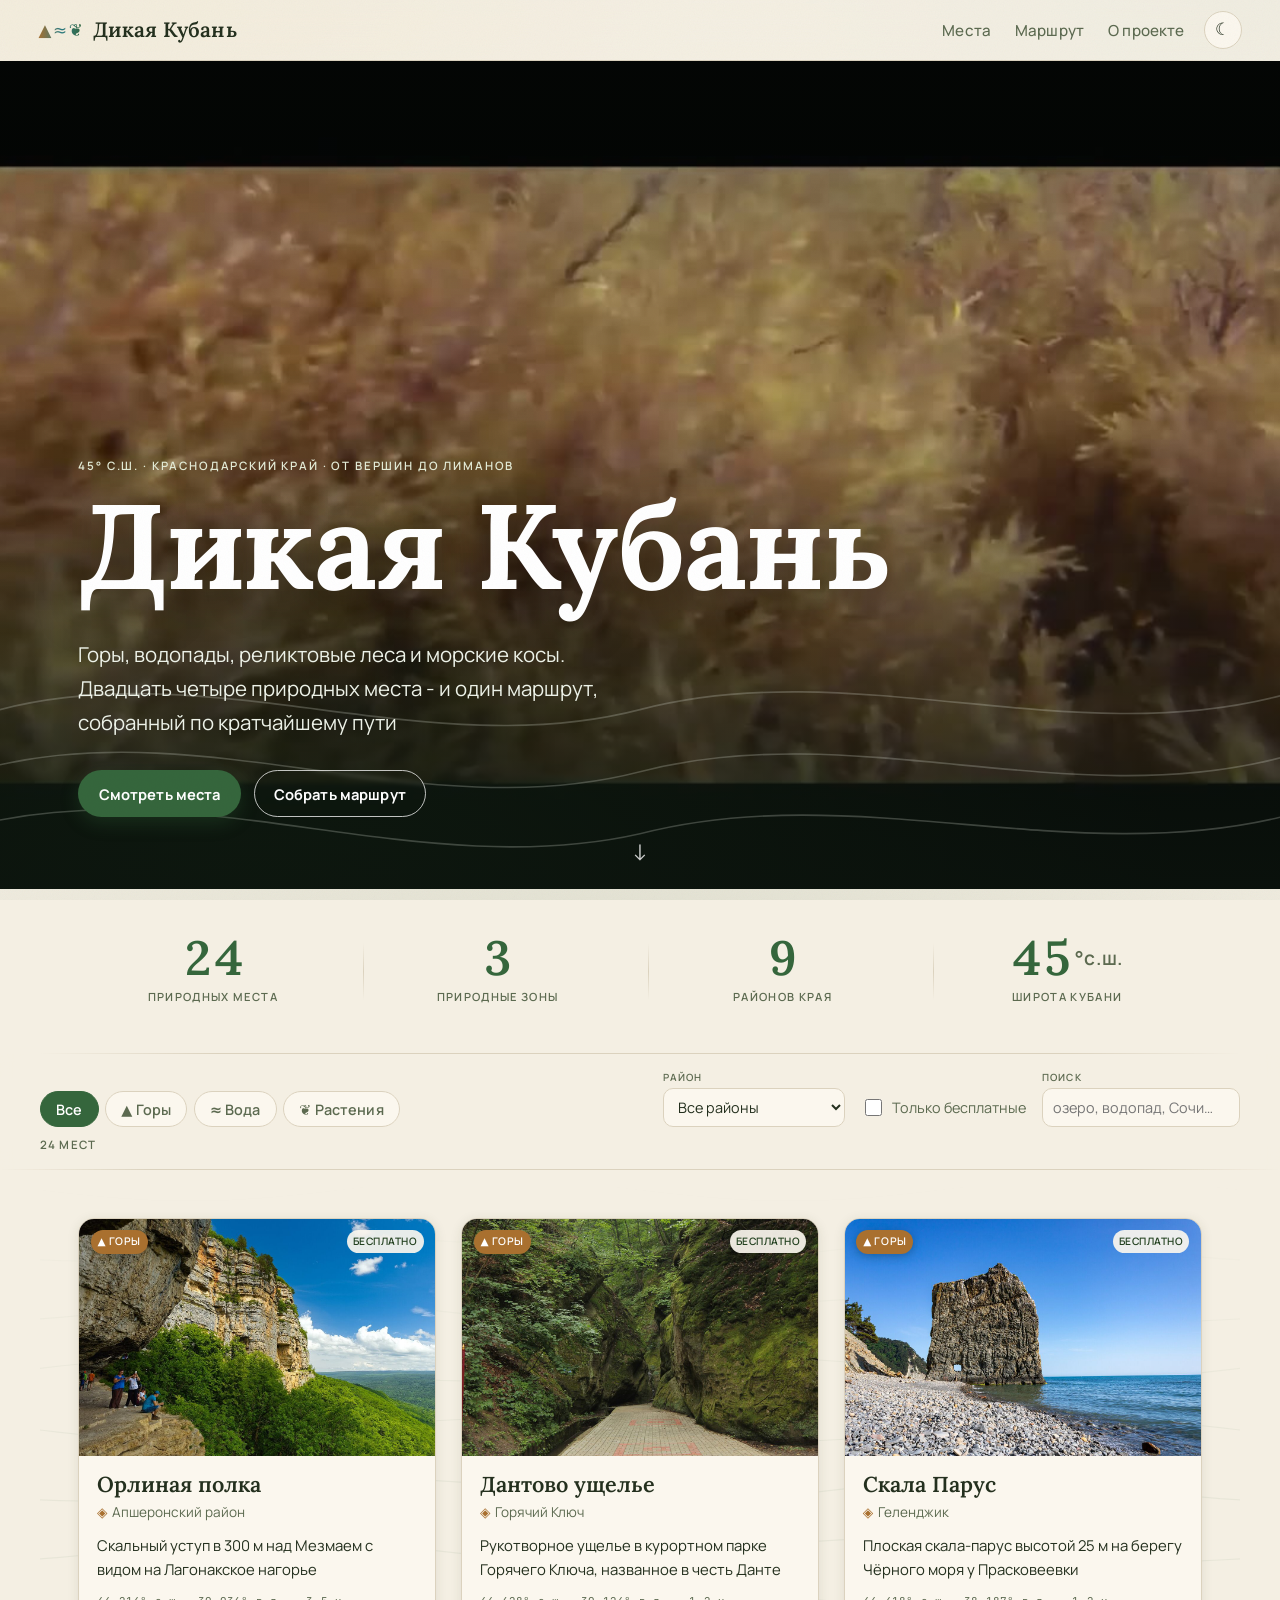
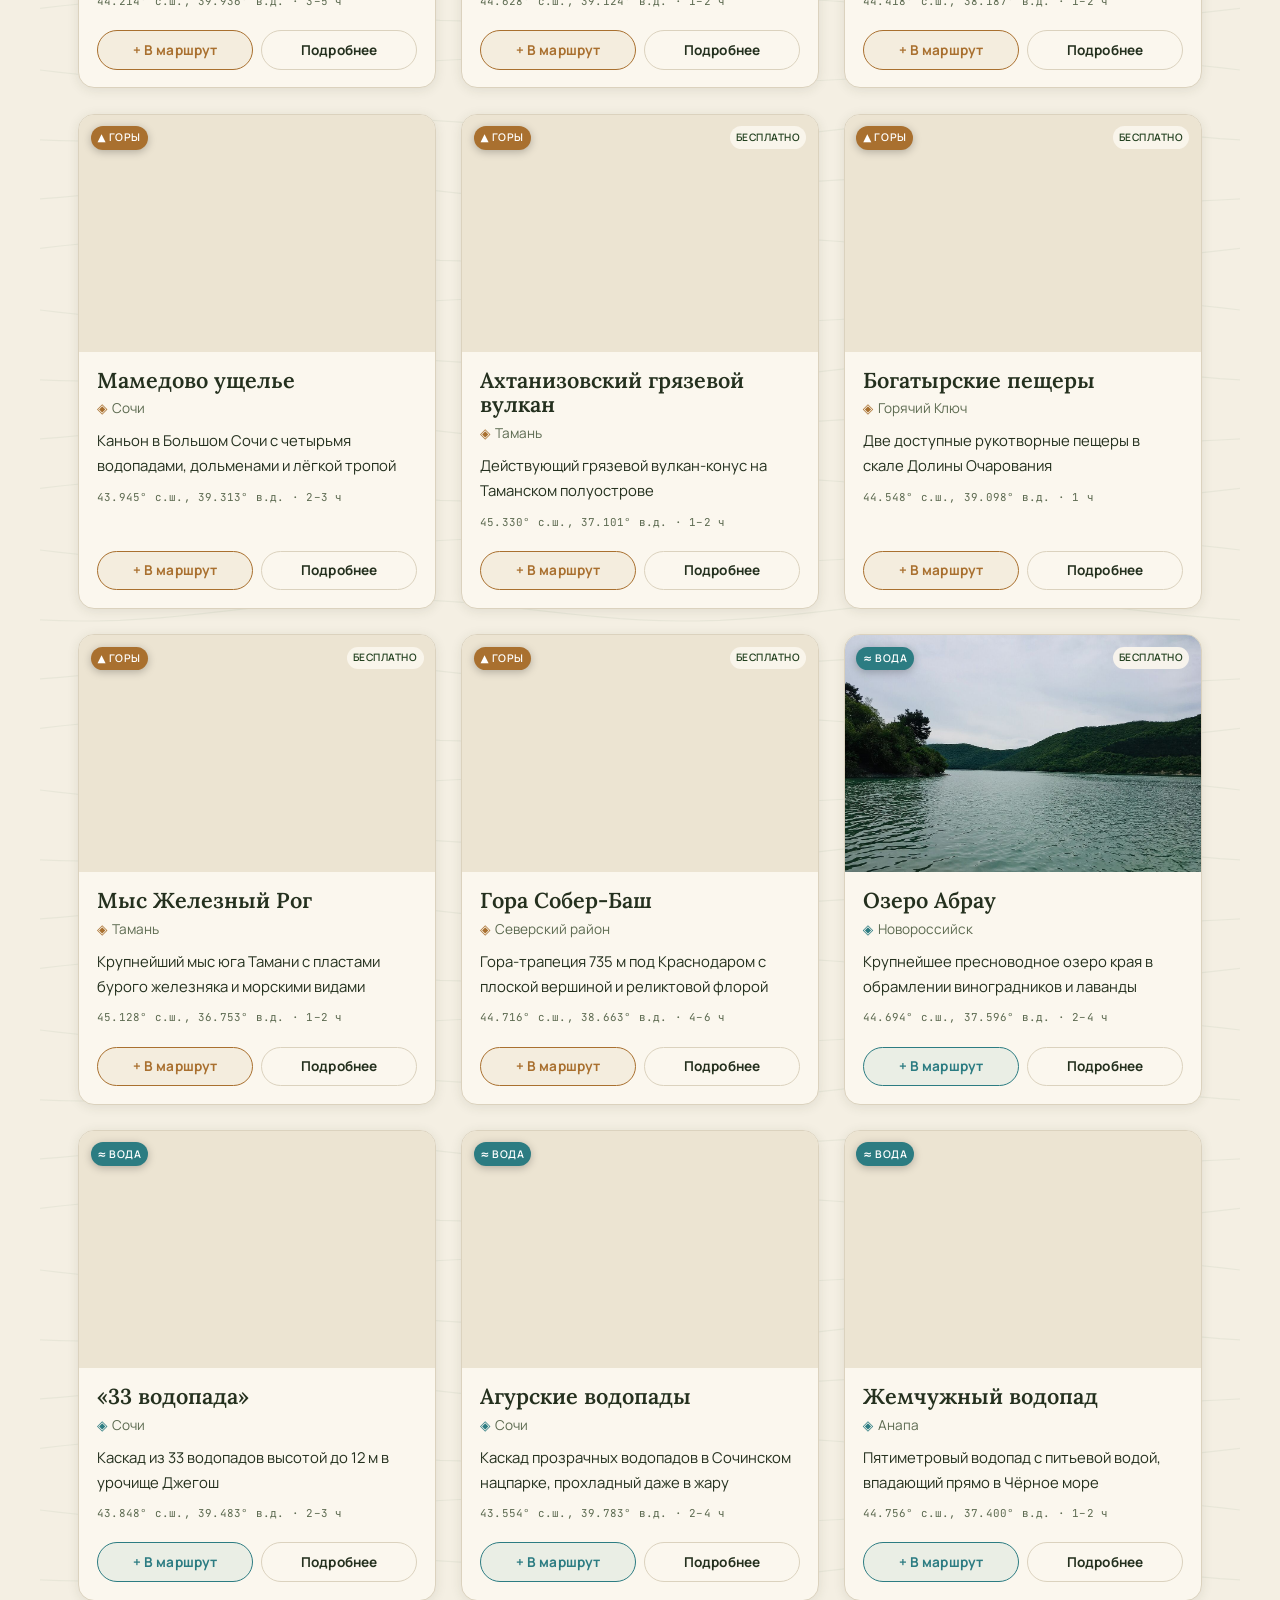
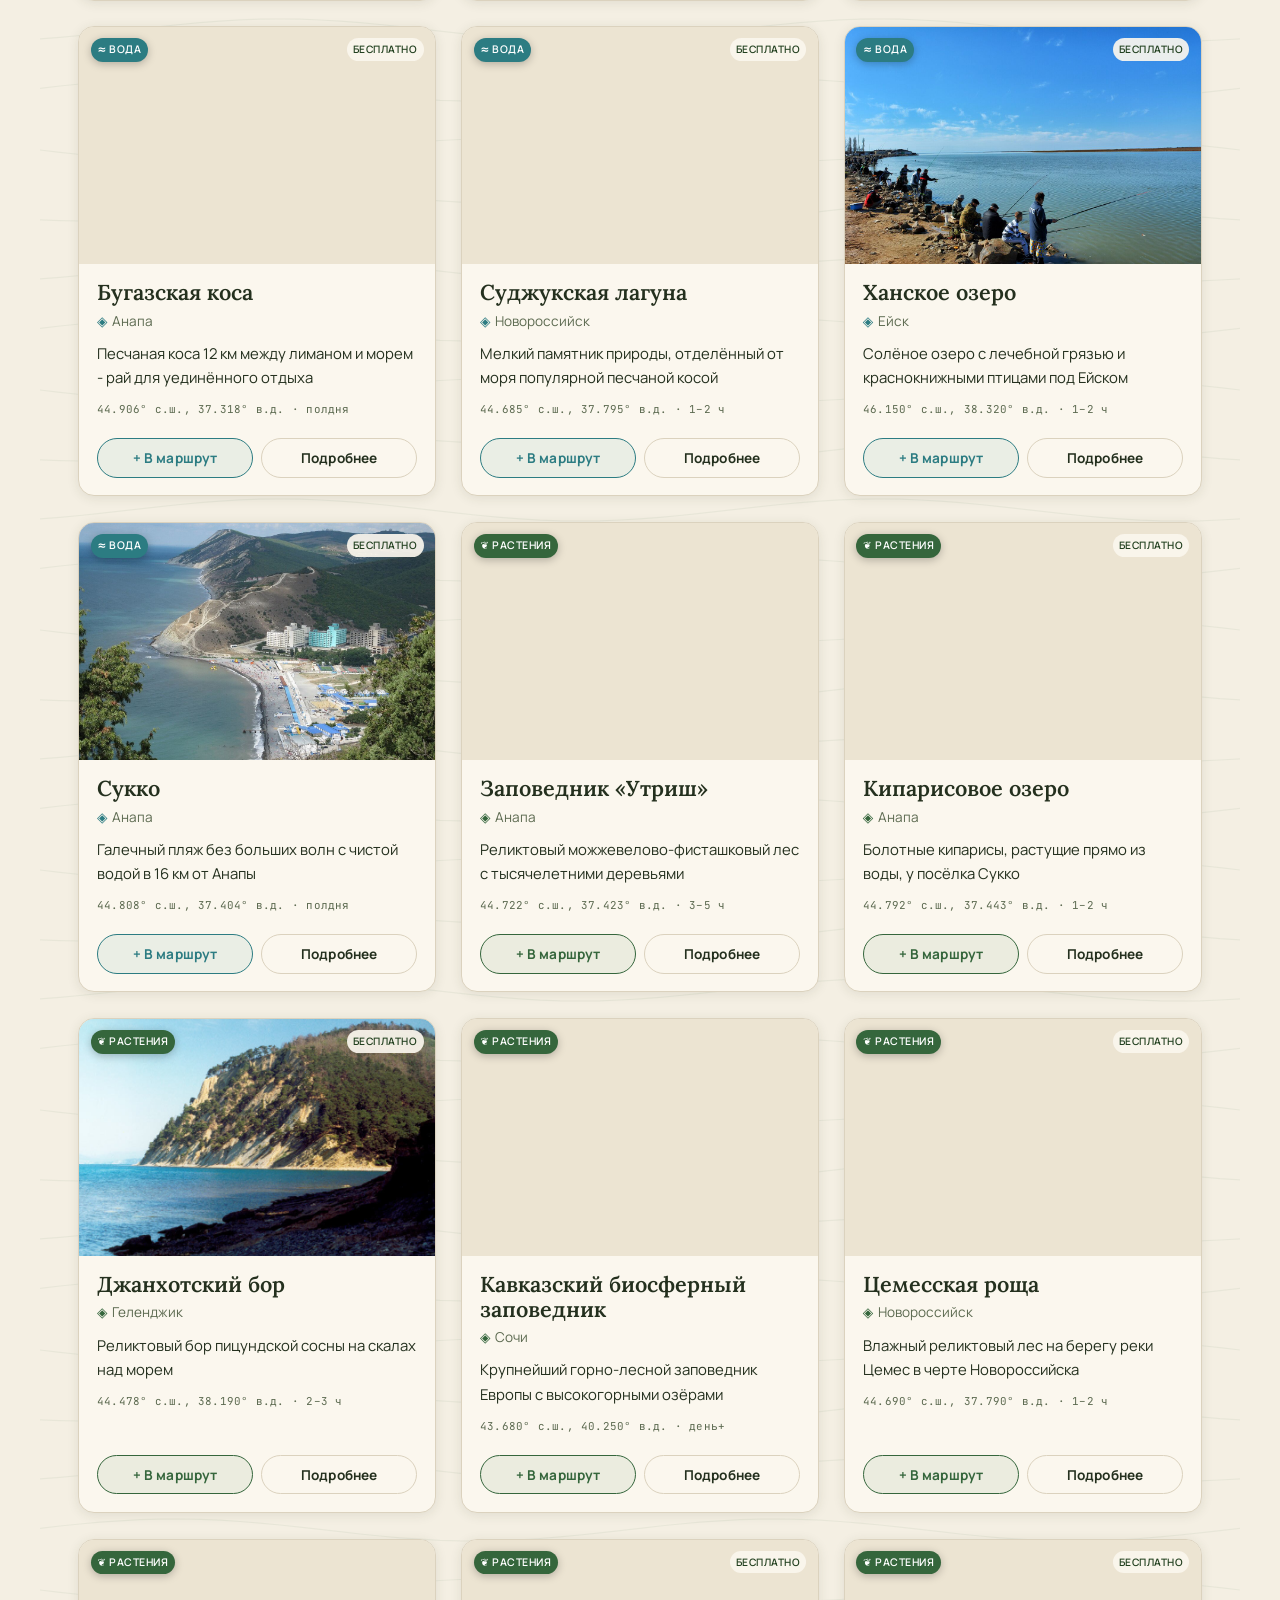
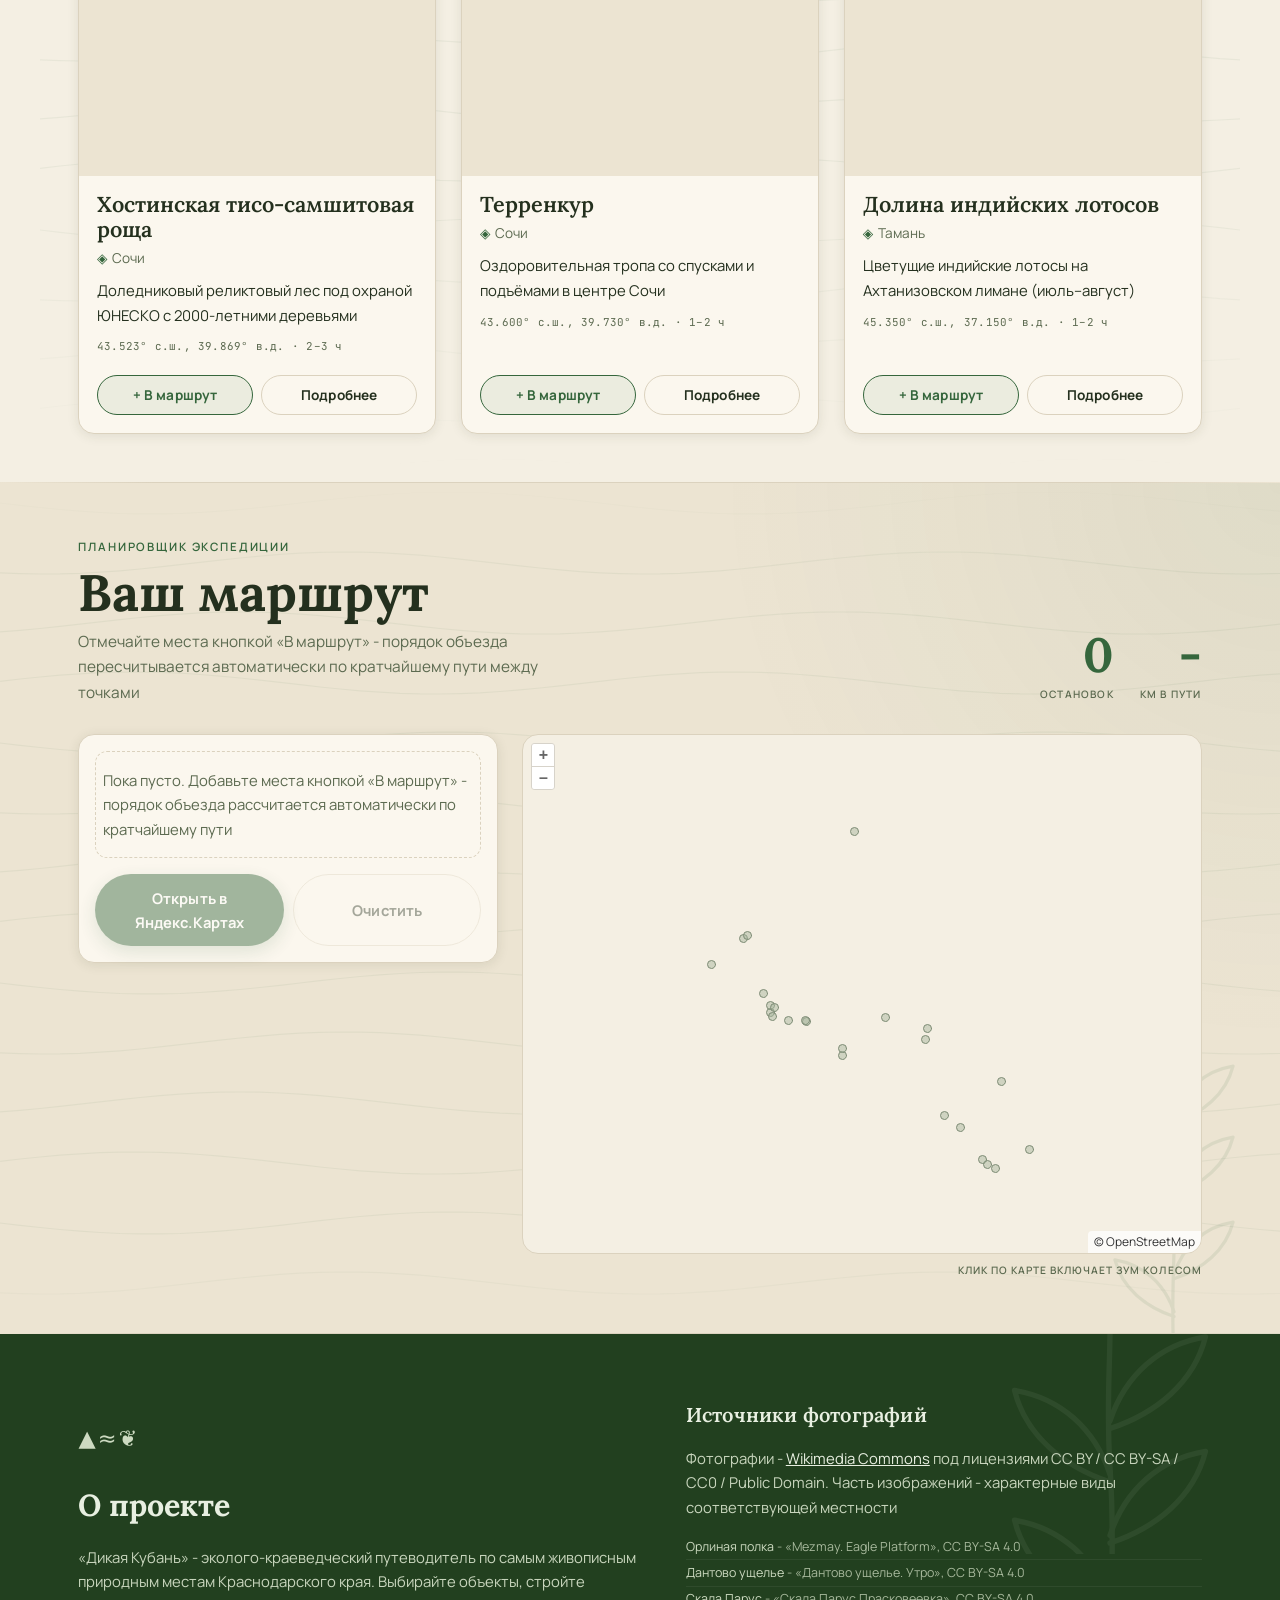
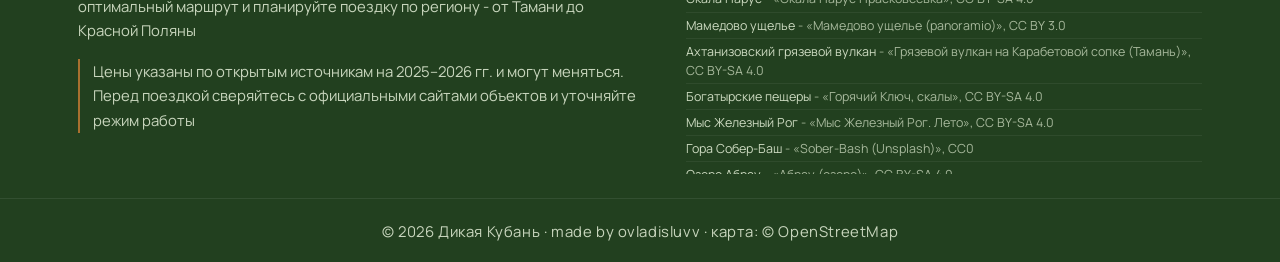
<file: index.html>
<!DOCTYPE html>
<html lang="ru" data-theme="light">
<head>
  <meta charset="utf-8">
  <meta name="viewport" content="width=device-width, initial-scale=1">
  <title>Дикая Кубань - природный путеводитель по Краснодарскому краю</title>
  <meta name="description" content="Эколого-краеведческий путеводитель по Краснодарскому краю: 24 природных места, фильтры по зонам и планировщик оптимального маршрута с картой.">
  <meta name="keywords" content="Краснодарский край, путеводитель, маршрут, достопримечательности, природа, водопады, горы, заповедники">
  <meta name="theme-color" content="#35663C">
  <link rel="icon" href="data:image/svg+xml,%3Csvg xmlns='http://www.w3.org/2000/svg' viewBox='0 0 32 32'%3E%3Crect width='32' height='32' rx='7' fill='%232E5D39'/%3E%3Cpath d='M16 5l7 13H9z' fill='%23A9B79F'/%3E%3Cpath d='M16 12l5 10H11z' fill='%23F1F4EC'/%3E%3Crect x='15' y='20' width='2' height='7' fill='%23A9702F'/%3E%3C/svg%3E">

  <link rel="preload" as="font" type="font/woff2" href="assets/fonts/lora-cyrillic.woff2" crossorigin>
  <link rel="preload" as="font" type="font/woff2" href="assets/fonts/manrope-400-cyrillic.woff2" crossorigin>
  <link rel="stylesheet" href="assets/fonts/fonts.css">
  <link rel="stylesheet" href="vendor/openlayers/ol.css">
  <link rel="stylesheet" href="css/style.css">
</head>
<body>
  <a class="skip" href="#grid">К списку мест</a>

  <header class="nav">
    <a class="nav__brand" href="#top">
      <span class="nav__mark" aria-hidden="true">▲≈❦</span>
      <span class="nav__name">Дикая&nbsp;Кубань</span>
    </a>
    <nav class="nav__links">
      <a href="#grid">Места</a>
      <a href="#planner">Маршрут</a>
      <a href="#about">О проекте</a>
    </nav>
    <button id="theme-toggle" class="nav__theme" aria-label="Тёмная тема">☾</button>
  </header>

  <section class="hero" id="top">
    <div class="hero__media">
      <video autoplay muted loop playsinline preload="metadata" poster="assets/video/hero-poster.jpg">
        <source src="assets/video/hero.mp4" type="video/mp4">
      </video>
      <div class="hero__scrim"></div>
      <svg class="hero__contours" viewBox="0 0 1440 600" preserveAspectRatio="none" aria-hidden="true">
        <path d="M0,470 C240,430 480,510 720,470 C960,430 1200,500 1440,460"/>
        <path d="M0,510 C240,475 480,555 720,515 C960,475 1200,545 1440,505"/>
        <path d="M0,550 C240,520 480,595 720,560 C960,520 1200,585 1440,548"/>
      </svg>
    </div>
    <div class="hero__inner">
      <p class="eyebrow hero__eyebrow">45° с.ш. · Краснодарский край · от вершин до лиманов</p>
      <h1 class="hero__title">Дикая Кубань</h1>
      <p class="hero__sub">Горы, водопады, реликтовые леса и морские косы. Двадцать четыре природных места - и один маршрут, собранный по кратчайшему пути</p>
      <div class="hero__cta">
        <a class="btn btn--solid" href="#grid">Смотреть места</a>
        <a class="btn btn--outline" href="#planner">Собрать маршрут</a>
      </div>
    </div>
    <a class="hero__scroll" href="#stats" aria-label="Листать вниз">↓</a>
  </section>

  <section class="stats" id="stats">
    <div class="stat"><span class="stat__num">24</span><span class="stat__lbl">природных места</span></div>
    <div class="stat"><span class="stat__num">3</span><span class="stat__lbl">природные зоны</span></div>
    <div class="stat"><span class="stat__num">9</span><span class="stat__lbl">районов края</span></div>
    <div class="stat"><span class="stat__num">45<span class="stat__unit">°с.ш.</span></span><span class="stat__lbl">широта Кубани</span></div>
  </section>

  <section class="controls" aria-label="Фильтры">
    <div class="controls__row">
      <div class="chips" id="zone-filter" role="group" aria-label="Природная зона">
        <button class="chip is-active" data-zone="all">Все</button>
        <button class="chip" data-zone="mountains">▲ Горы</button>
        <button class="chip" data-zone="water">≈ Вода</button>
        <button class="chip" data-zone="plants">❦ Растения</button>
      </div>
      <div class="controls__aux">
        <label class="field">
          <span class="field__lbl">Район</span>
          <select id="region-filter"></select>
        </label>
        <label class="switch">
          <input type="checkbox" id="free-filter">
          <span>Только бесплатные</span>
        </label>
        <label class="field field--search">
          <span class="field__lbl">Поиск</span>
          <input type="search" id="search" placeholder="озеро, водопад, Сочи…" autocomplete="off">
        </label>
      </div>
    </div>
    <p class="controls__count"><span id="result-count">24 мест</span></p>
  </section>

  <main>
    <section class="places" id="grid" aria-label="Места"></section>
  </main>

  <section class="planner" id="planner">
    <div class="planner__head">
      <div>
        <p class="eyebrow">Планировщик экспедиции</p>
        <h2 class="planner__title">Ваш маршрут</h2>
        <p class="planner__note">Отмечайте места кнопкой «В маршрут» - порядок объезда пересчитывается автоматически по кратчайшему пути между точками</p>
      </div>
      <div class="planner__readout">
        <div class="readout"><span class="readout__num" id="route-count">0</span><span class="readout__lbl">остановок</span></div>
        <div class="readout"><span class="readout__num"><span id="route-distance">-</span></span><span class="readout__lbl">км в пути</span></div>
      </div>
    </div>
    <div class="planner__grid">
      <div class="planner__panel">
        <ol class="route-list" id="route-list"></ol>
        <div class="planner__buttons">
          <a class="btn btn--solid" id="route-yandex" href="#" target="_blank" rel="noopener">Открыть в Яндекс.Картах</a>
          <button class="btn btn--ghost" id="route-clear" disabled>Очистить</button>
        </div>
      </div>
      <div class="planner__map">
        <div id="map" aria-label="Карта маршрута"></div>
        <p class="planner__maphint">Клик по карте включает зум колесом</p>
      </div>
    </div>
  </section>

  <footer class="footer" id="about">
    <div class="footer__cols">
      <div class="footer__about">
        <p class="nav__mark" aria-hidden="true">▲≈❦</p>
        <h2>О проекте</h2>
        <p>«Дикая Кубань» - эколого-краеведческий путеводитель по самым живописным природным местам Краснодарского края. Выбирайте объекты, стройте оптимальный маршрут и планируйте поездку по региону - от Тамани до Красной Поляны</p>
        <p class="footer__disclaimer">Цены указаны по открытым источникам на 2025–2026 гг. и могут меняться. Перед поездкой сверяйтесь с официальными сайтами объектов и уточняйте режим работы</p>
      </div>
      <div class="footer__credits">
        <h3>Источники фотографий</h3>
        <p class="footer__credits-note">Фотографии - <a href="https://commons.wikimedia.org/" target="_blank" rel="noopener">Wikimedia Commons</a> под лицензиями CC BY / CC BY-SA / CC0 / Public Domain. Часть изображений - характерные виды соответствующей местности</p>
        <ul class="credits" id="credits"></ul>
      </div>
    </div>
    <p class="footer__base">© 2026 Дикая Кубань · made by ovladisluvv · карта: © OpenStreetMap</p>
  </footer>

  <button id="to-top" class="to-top" type="button" aria-label="Наверх">↑</button>

  <dialog class="dialog" id="place-dialog" aria-labelledby="dialog-title">
    <button class="dialog__close" id="dialog-close" aria-label="Закрыть">✕</button>
    <div id="dialog-body"></div>
  </dialog>

  <script src="vendor/openlayers/ol.js"></script>
  <script src="js/data.js"></script>
  <script src="js/route.js"></script>
  <script src="js/app.js"></script>
</body>
</html>
</file>
<file: assets/fonts/fonts.css>
@font-face{font-family:'Lora';font-style:normal;font-weight:400 700;font-display:swap;src:url('../fonts/lora-cyrillic-ext.woff2') format('woff2');unicode-range:U+0460-052F, U+1C80-1C8A, U+20B4, U+2DE0-2DFF, U+A640-A69F, U+FE2E-FE2F;}
@font-face{font-family:'Lora';font-style:normal;font-weight:400 700;font-display:swap;src:url('../fonts/lora-cyrillic.woff2') format('woff2');unicode-range:U+0301, U+0400-045F, U+0490-0491, U+04B0-04B1, U+2116;}
@font-face{font-family:'Lora';font-style:normal;font-weight:400 700;font-display:swap;src:url('../fonts/lora-latin-ext.woff2') format('woff2');unicode-range:U+0100-02BA, U+02BD-02C5, U+02C7-02CC, U+02CE-02D7, U+02DD-02FF, U+0304, U+0308, U+0329, U+1D00-1DBF, U+1E00-1E9F, U+1EF2-1EFF, U+2020, U+20A0-20AB, U+20AD-20C0, U+2113, U+2C60-2C7F, U+A720-A7FF;}
@font-face{font-family:'Lora';font-style:normal;font-weight:400 700;font-display:swap;src:url('../fonts/lora-latin.woff2') format('woff2');unicode-range:U+0000-00FF, U+0131, U+0152-0153, U+02BB-02BC, U+02C6, U+02DA, U+02DC, U+0304, U+0308, U+0329, U+2000-206F, U+20AC, U+2122, U+2191, U+2193, U+2212, U+2215, U+FEFF, U+FFFD;}
@font-face{font-family:'Manrope';font-style:normal;font-weight:400;font-display:swap;src:url('../fonts/manrope-400-cyrillic-ext.woff2') format('woff2');unicode-range:U+0460-052F, U+1C80-1C8A, U+20B4, U+2DE0-2DFF, U+A640-A69F, U+FE2E-FE2F;}
@font-face{font-family:'Manrope';font-style:normal;font-weight:400;font-display:swap;src:url('../fonts/manrope-400-cyrillic.woff2') format('woff2');unicode-range:U+0301, U+0400-045F, U+0490-0491, U+04B0-04B1, U+2116;}
@font-face{font-family:'Manrope';font-style:normal;font-weight:400;font-display:swap;src:url('../fonts/manrope-400-latin-ext.woff2') format('woff2');unicode-range:U+0100-02BA, U+02BD-02C5, U+02C7-02CC, U+02CE-02D7, U+02DD-02FF, U+0304, U+0308, U+0329, U+1D00-1DBF, U+1E00-1E9F, U+1EF2-1EFF, U+2020, U+20A0-20AB, U+20AD-20C0, U+2113, U+2C60-2C7F, U+A720-A7FF;}
@font-face{font-family:'Manrope';font-style:normal;font-weight:400;font-display:swap;src:url('../fonts/manrope-400-latin.woff2') format('woff2');unicode-range:U+0000-00FF, U+0131, U+0152-0153, U+02BB-02BC, U+02C6, U+02DA, U+02DC, U+0304, U+0308, U+0329, U+2000-206F, U+20AC, U+2122, U+2191, U+2193, U+2212, U+2215, U+FEFF, U+FFFD;}
@font-face{font-family:'Manrope';font-style:normal;font-weight:500;font-display:swap;src:url('../fonts/manrope-500-cyrillic-ext.woff2') format('woff2');unicode-range:U+0460-052F, U+1C80-1C8A, U+20B4, U+2DE0-2DFF, U+A640-A69F, U+FE2E-FE2F;}
@font-face{font-family:'Manrope';font-style:normal;font-weight:500;font-display:swap;src:url('../fonts/manrope-500-cyrillic.woff2') format('woff2');unicode-range:U+0301, U+0400-045F, U+0490-0491, U+04B0-04B1, U+2116;}
@font-face{font-family:'Manrope';font-style:normal;font-weight:500;font-display:swap;src:url('../fonts/manrope-500-latin-ext.woff2') format('woff2');unicode-range:U+0100-02BA, U+02BD-02C5, U+02C7-02CC, U+02CE-02D7, U+02DD-02FF, U+0304, U+0308, U+0329, U+1D00-1DBF, U+1E00-1E9F, U+1EF2-1EFF, U+2020, U+20A0-20AB, U+20AD-20C0, U+2113, U+2C60-2C7F, U+A720-A7FF;}
@font-face{font-family:'Manrope';font-style:normal;font-weight:500;font-display:swap;src:url('../fonts/manrope-500-latin.woff2') format('woff2');unicode-range:U+0000-00FF, U+0131, U+0152-0153, U+02BB-02BC, U+02C6, U+02DA, U+02DC, U+0304, U+0308, U+0329, U+2000-206F, U+20AC, U+2122, U+2191, U+2193, U+2212, U+2215, U+FEFF, U+FFFD;}
@font-face{font-family:'Manrope';font-style:normal;font-weight:600;font-display:swap;src:url('../fonts/manrope-600-cyrillic-ext.woff2') format('woff2');unicode-range:U+0460-052F, U+1C80-1C8A, U+20B4, U+2DE0-2DFF, U+A640-A69F, U+FE2E-FE2F;}
@font-face{font-family:'Manrope';font-style:normal;font-weight:600;font-display:swap;src:url('../fonts/manrope-600-cyrillic.woff2') format('woff2');unicode-range:U+0301, U+0400-045F, U+0490-0491, U+04B0-04B1, U+2116;}
@font-face{font-family:'Manrope';font-style:normal;font-weight:600;font-display:swap;src:url('../fonts/manrope-600-latin-ext.woff2') format('woff2');unicode-range:U+0100-02BA, U+02BD-02C5, U+02C7-02CC, U+02CE-02D7, U+02DD-02FF, U+0304, U+0308, U+0329, U+1D00-1DBF, U+1E00-1E9F, U+1EF2-1EFF, U+2020, U+20A0-20AB, U+20AD-20C0, U+2113, U+2C60-2C7F, U+A720-A7FF;}
@font-face{font-family:'Manrope';font-style:normal;font-weight:600;font-display:swap;src:url('../fonts/manrope-600-latin.woff2') format('woff2');unicode-range:U+0000-00FF, U+0131, U+0152-0153, U+02BB-02BC, U+02C6, U+02DA, U+02DC, U+0304, U+0308, U+0329, U+2000-206F, U+20AC, U+2122, U+2191, U+2193, U+2212, U+2215, U+FEFF, U+FFFD;}
@font-face{font-family:'Manrope';font-style:normal;font-weight:700;font-display:swap;src:url('../fonts/manrope-700-cyrillic-ext.woff2') format('woff2');unicode-range:U+0460-052F, U+1C80-1C8A, U+20B4, U+2DE0-2DFF, U+A640-A69F, U+FE2E-FE2F;}
@font-face{font-family:'Manrope';font-style:normal;font-weight:700;font-display:swap;src:url('../fonts/manrope-700-cyrillic.woff2') format('woff2');unicode-range:U+0301, U+0400-045F, U+0490-0491, U+04B0-04B1, U+2116;}
@font-face{font-family:'Manrope';font-style:normal;font-weight:700;font-display:swap;src:url('../fonts/manrope-700-latin-ext.woff2') format('woff2');unicode-range:U+0100-02BA, U+02BD-02C5, U+02C7-02CC, U+02CE-02D7, U+02DD-02FF, U+0304, U+0308, U+0329, U+1D00-1DBF, U+1E00-1E9F, U+1EF2-1EFF, U+2020, U+20A0-20AB, U+20AD-20C0, U+2113, U+2C60-2C7F, U+A720-A7FF;}
@font-face{font-family:'Manrope';font-style:normal;font-weight:700;font-display:swap;src:url('../fonts/manrope-700-latin.woff2') format('woff2');unicode-range:U+0000-00FF, U+0131, U+0152-0153, U+02BB-02BC, U+02C6, U+02DA, U+02DC, U+0304, U+0308, U+0329, U+2000-206F, U+20AC, U+2122, U+2191, U+2193, U+2212, U+2215, U+FEFF, U+FFFD;}
@font-face{font-family:'Manrope';font-style:normal;font-weight:800;font-display:swap;src:url('../fonts/manrope-800-cyrillic-ext.woff2') format('woff2');unicode-range:U+0460-052F, U+1C80-1C8A, U+20B4, U+2DE0-2DFF, U+A640-A69F, U+FE2E-FE2F;}
@font-face{font-family:'Manrope';font-style:normal;font-weight:800;font-display:swap;src:url('../fonts/manrope-800-cyrillic.woff2') format('woff2');unicode-range:U+0301, U+0400-045F, U+0490-0491, U+04B0-04B1, U+2116;}
@font-face{font-family:'Manrope';font-style:normal;font-weight:800;font-display:swap;src:url('../fonts/manrope-800-latin-ext.woff2') format('woff2');unicode-range:U+0100-02BA, U+02BD-02C5, U+02C7-02CC, U+02CE-02D7, U+02DD-02FF, U+0304, U+0308, U+0329, U+1D00-1DBF, U+1E00-1E9F, U+1EF2-1EFF, U+2020, U+20A0-20AB, U+20AD-20C0, U+2113, U+2C60-2C7F, U+A720-A7FF;}
@font-face{font-family:'Manrope';font-style:normal;font-weight:800;font-display:swap;src:url('../fonts/manrope-800-latin.woff2') format('woff2');unicode-range:U+0000-00FF, U+0131, U+0152-0153, U+02BB-02BC, U+02C6, U+02DA, U+02DC, U+0304, U+0308, U+0329, U+2000-206F, U+20AC, U+2122, U+2191, U+2193, U+2212, U+2215, U+FEFF, U+FFFD;}
@font-face{font-family:'JetBrains Mono';font-style:normal;font-weight:400;font-display:swap;src:url('../fonts/jbmono-400-cyrillic-ext.woff2') format('woff2');unicode-range:U+0460-052F, U+1C80-1C8A, U+20B4, U+2DE0-2DFF, U+A640-A69F, U+FE2E-FE2F;}
@font-face{font-family:'JetBrains Mono';font-style:normal;font-weight:400;font-display:swap;src:url('../fonts/jbmono-400-cyrillic.woff2') format('woff2');unicode-range:U+0301, U+0400-045F, U+0490-0491, U+04B0-04B1, U+2116;}
@font-face{font-family:'JetBrains Mono';font-style:normal;font-weight:400;font-display:swap;src:url('../fonts/jbmono-400-latin-ext.woff2') format('woff2');unicode-range:U+0100-02BA, U+02BD-02C5, U+02C7-02CC, U+02CE-02D7, U+02DD-02FF, U+0304, U+0308, U+0329, U+1D00-1DBF, U+1E00-1E9F, U+1EF2-1EFF, U+2020, U+20A0-20AB, U+20AD-20C0, U+2113, U+2C60-2C7F, U+A720-A7FF;}
@font-face{font-family:'JetBrains Mono';font-style:normal;font-weight:400;font-display:swap;src:url('../fonts/jbmono-400-latin.woff2') format('woff2');unicode-range:U+0000-00FF, U+0131, U+0152-0153, U+02BB-02BC, U+02C6, U+02DA, U+02DC, U+0304, U+0308, U+0329, U+2000-206F, U+20AC, U+2122, U+2191, U+2193, U+2212, U+2215, U+FEFF, U+FFFD;}
@font-face{font-family:'JetBrains Mono';font-style:normal;font-weight:500;font-display:swap;src:url('../fonts/jbmono-500-cyrillic-ext.woff2') format('woff2');unicode-range:U+0460-052F, U+1C80-1C8A, U+20B4, U+2DE0-2DFF, U+A640-A69F, U+FE2E-FE2F;}
@font-face{font-family:'JetBrains Mono';font-style:normal;font-weight:500;font-display:swap;src:url('../fonts/jbmono-500-cyrillic.woff2') format('woff2');unicode-range:U+0301, U+0400-045F, U+0490-0491, U+04B0-04B1, U+2116;}
@font-face{font-family:'JetBrains Mono';font-style:normal;font-weight:500;font-display:swap;src:url('../fonts/jbmono-500-latin-ext.woff2') format('woff2');unicode-range:U+0100-02BA, U+02BD-02C5, U+02C7-02CC, U+02CE-02D7, U+02DD-02FF, U+0304, U+0308, U+0329, U+1D00-1DBF, U+1E00-1E9F, U+1EF2-1EFF, U+2020, U+20A0-20AB, U+20AD-20C0, U+2113, U+2C60-2C7F, U+A720-A7FF;}
@font-face{font-family:'JetBrains Mono';font-style:normal;font-weight:500;font-display:swap;src:url('../fonts/jbmono-500-latin.woff2') format('woff2');unicode-range:U+0000-00FF, U+0131, U+0152-0153, U+02BB-02BC, U+02C6, U+02DA, U+02DC, U+0304, U+0308, U+0329, U+2000-206F, U+20AC, U+2122, U+2191, U+2193, U+2212, U+2215, U+FEFF, U+FFFD;}
@font-face{font-family:'JetBrains Mono';font-style:normal;font-weight:700;font-display:swap;src:url('../fonts/jbmono-700-cyrillic-ext.woff2') format('woff2');unicode-range:U+0460-052F, U+1C80-1C8A, U+20B4, U+2DE0-2DFF, U+A640-A69F, U+FE2E-FE2F;}
@font-face{font-family:'JetBrains Mono';font-style:normal;font-weight:700;font-display:swap;src:url('../fonts/jbmono-700-cyrillic.woff2') format('woff2');unicode-range:U+0301, U+0400-045F, U+0490-0491, U+04B0-04B1, U+2116;}
@font-face{font-family:'JetBrains Mono';font-style:normal;font-weight:700;font-display:swap;src:url('../fonts/jbmono-700-latin-ext.woff2') format('woff2');unicode-range:U+0100-02BA, U+02BD-02C5, U+02C7-02CC, U+02CE-02D7, U+02DD-02FF, U+0304, U+0308, U+0329, U+1D00-1DBF, U+1E00-1E9F, U+1EF2-1EFF, U+2020, U+20A0-20AB, U+20AD-20C0, U+2113, U+2C60-2C7F, U+A720-A7FF;}
@font-face{font-family:'JetBrains Mono';font-style:normal;font-weight:700;font-display:swap;src:url('../fonts/jbmono-700-latin.woff2') format('woff2');unicode-range:U+0000-00FF, U+0131, U+0152-0153, U+02BB-02BC, U+02C6, U+02DA, U+02DC, U+0304, U+0308, U+0329, U+2000-206F, U+20AC, U+2122, U+2191, U+2193, U+2212, U+2215, U+FEFF, U+FFFD;}
</file>
<file: vendor/openlayers/ol.css>
:root,
:host {
  --ol-background-color: white;
  --ol-accent-background-color: #F5F5F5;
  --ol-subtle-background-color: rgba(128, 128, 128, 0.25);
  --ol-partial-background-color: rgba(255, 255, 255, 0.75);
  --ol-foreground-color: #333333;
  --ol-subtle-foreground-color: #666666;
  --ol-brand-color: #00AAFF;
}

.ol-box {
  box-sizing: border-box;
  border-radius: 2px;
  border: 1.5px solid var(--ol-background-color);
  background-color: var(--ol-partial-background-color);
}

.ol-mouse-position {
  top: 8px;
  right: 8px;
  position: absolute;
}

.ol-scale-line {
  background: var(--ol-partial-background-color);
  border-radius: 4px;
  bottom: 8px;
  left: 8px;
  padding: 2px;
  position: absolute;
}

.ol-scale-line-inner {
  border: 1px solid var(--ol-subtle-foreground-color);
  border-top: none;
  color: var(--ol-foreground-color);
  font-size: 10px;
  text-align: center;
  margin: 1px;
  will-change: contents, width;
  transition: all 0.25s;
}

.ol-scale-bar {
  position: absolute;
  bottom: 8px;
  left: 8px;
}

.ol-scale-bar-inner {
  display: flex;
}

.ol-scale-step-marker {
  width: 1px;
  height: 15px;
  background-color: var(--ol-foreground-color);
  float: right;
  z-index: 10;
}

.ol-scale-step-text {
  position: absolute;
  bottom: -5px;
  font-size: 10px;
  z-index: 11;
  color: var(--ol-foreground-color);
  text-shadow: -1.5px 0 var(--ol-partial-background-color), 0 1.5px var(--ol-partial-background-color), 1.5px 0 var(--ol-partial-background-color), 0 -1.5px var(--ol-partial-background-color);
}

.ol-scale-text {
  position: absolute;
  font-size: 12px;
  text-align: center;
  bottom: 25px;
  color: var(--ol-foreground-color);
  text-shadow: -1.5px 0 var(--ol-partial-background-color), 0 1.5px var(--ol-partial-background-color), 1.5px 0 var(--ol-partial-background-color), 0 -1.5px var(--ol-partial-background-color);
}

.ol-scale-singlebar {
  position: relative;
  height: 10px;
  z-index: 9;
  box-sizing: border-box;
  border: 1px solid var(--ol-foreground-color);
}

.ol-scale-singlebar-even {
  background-color: var(--ol-subtle-foreground-color);
}

.ol-scale-singlebar-odd {
  background-color: var(--ol-background-color);
}

.ol-unsupported {
  display: none;
}

.ol-viewport,
.ol-unselectable {
  -webkit-touch-callout: none;
  -webkit-user-select: none;
  -moz-user-select: none;
  user-select: none;
  -webkit-tap-highlight-color: transparent;
}

.ol-viewport canvas {
  all: unset;
  overflow: hidden;
}

.ol-viewport {
  touch-action: pan-x pan-y;
}

.ol-selectable {
  -webkit-touch-callout: default;
  -webkit-user-select: text;
  -moz-user-select: text;
  user-select: text;
}

.ol-grabbing {
  cursor: -webkit-grabbing;
  cursor: -moz-grabbing;
  cursor: grabbing;
}

.ol-grab {
  cursor: move;
  cursor: -webkit-grab;
  cursor: -moz-grab;
  cursor: grab;
}

.ol-control {
  position: absolute;
  background-color: var(--ol-subtle-background-color);
  border-radius: 4px;
}

.ol-zoom {
  top: .5em;
  left: .5em;
}

.ol-rotate {
  top: .5em;
  right: .5em;
  transition: opacity .25s linear, visibility 0s linear;
}

.ol-rotate.ol-hidden {
  opacity: 0;
  visibility: hidden;
  transition: opacity .25s linear, visibility 0s linear .25s;
}

.ol-zoom-extent {
  top: 4.643em;
  left: .5em;
}

.ol-full-screen {
  right: .5em;
  top: .5em;
}

.ol-control button {
  display: block;
  margin: 1px;
  padding: 0;
  color: var(--ol-subtle-foreground-color);
  font-weight: bold;
  text-decoration: none;
  font-size: inherit;
  text-align: center;
  height: 1.375em;
  width: 1.375em;
  line-height: .4em;
  background-color: var(--ol-background-color);
  border: none;
  border-radius: 2px;
}

.ol-control button::-moz-focus-inner {
  border: none;
  padding: 0;
}

.ol-zoom-extent button {
  line-height: 1.4em;
}

.ol-compass {
  display: block;
  font-weight: normal;
  will-change: transform;
}

.ol-touch .ol-control button {
  font-size: 1.5em;
}

.ol-touch .ol-zoom-extent {
  top: 5.5em;
}

.ol-control button:hover,
.ol-control button:focus {
  text-decoration: none;
  outline: 1px solid var(--ol-subtle-foreground-color);
  color: var(--ol-foreground-color);
}

.ol-zoom .ol-zoom-in {
  border-radius: 2px 2px 0 0;
}

.ol-zoom .ol-zoom-out {
  border-radius: 0 0 2px 2px;
}

.ol-attribution {
  text-align: right;
  bottom: .5em;
  right: .5em;
  max-width: calc(100% - 1.3em);
  display: flex;
  flex-flow: row-reverse;
  align-items: center;
}

.ol-attribution a {
  color: var(--ol-subtle-foreground-color);
  text-decoration: none;
}

.ol-attribution ul {
  margin: 0;
  padding: 1px .5em;
  color: var(--ol-foreground-color);
  text-shadow: 0 0 2px var(--ol-background-color);
  font-size: 12px;
}

.ol-attribution li {
  display: inline;
  list-style: none;
}

.ol-attribution li:not(:last-child):after {
  content: " ";
}

.ol-attribution img {
  max-height: 2em;
  max-width: inherit;
  vertical-align: middle;
}

.ol-attribution button {
  flex-shrink: 0;
}

.ol-attribution.ol-collapsed ul {
  display: none;
}

.ol-attribution:not(.ol-collapsed) {
  background: var(--ol-partial-background-color);
}

.ol-attribution.ol-uncollapsible {
  bottom: 0;
  right: 0;
  border-radius: 4px 0 0;
}

.ol-attribution.ol-uncollapsible img {
  margin-top: -.2em;
  max-height: 1.6em;
}

.ol-attribution.ol-uncollapsible button {
  display: none;
}

.ol-zoomslider {
  top: 4.5em;
  left: .5em;
  height: 200px;
}

.ol-zoomslider button {
  position: relative;
  height: 10px;
}

.ol-touch .ol-zoomslider {
  top: 5.5em;
}

.ol-overviewmap {
  left: 0.5em;
  bottom: 0.5em;
}

.ol-overviewmap.ol-uncollapsible {
  bottom: 0;
  left: 0;
  border-radius: 0 4px 0 0;
}

.ol-overviewmap .ol-overviewmap-map,
.ol-overviewmap button {
  display: block;
}

.ol-overviewmap .ol-overviewmap-map {
  border: 1px solid var(--ol-subtle-foreground-color);
  height: 150px;
  width: 150px;
}

.ol-overviewmap:not(.ol-collapsed) button {
  bottom: 0;
  left: 0;
  position: absolute;
}

.ol-overviewmap.ol-collapsed .ol-overviewmap-map,
.ol-overviewmap.ol-uncollapsible button {
  display: none;
}

.ol-overviewmap:not(.ol-collapsed) {
  background: var(--ol-subtle-background-color);
}

.ol-overviewmap-box {
  border: 1.5px dotted var(--ol-subtle-foreground-color);
}

.ol-overviewmap .ol-overviewmap-box:hover {
  cursor: move;
}

.ol-overviewmap .ol-viewport:hover {
  cursor: pointer;
}
</file>
<file: css/style.css>
:root {
  --paper:      #F4EFE3;
  --paper-2:    #ECE4D2;
  --card:       #FBF7EE;
  --ink:        #24301E;
  --ink-soft:   #5C6A50;
  --line:       #DBD2BE;
  --forest:     #35663C;
  --forest-deep:#22401F;
  --sea:        #2C7C82;
  --stone:      #A9702F;
  --lotus:      #C25F7E;
  --shadow:     rgba(45,58,32,.10);
  --shadow-lg:  rgba(45,58,32,.18);
  --zone:       var(--forest);

  --glow-sun:  rgba(233,205,143,.50);
  --glow-cool: rgba(120,182,180,.20);
  --glow-moss: rgba(74,108,68,.16);

  --grain: url("data:image/svg+xml,%3Csvg xmlns='http://www.w3.org/2000/svg' width='140' height='140'%3E%3Cfilter id='n'%3E%3CfeTurbulence type='fractalNoise' baseFrequency='0.86' numOctaves='2' stitchTiles='stitch'/%3E%3C/filter%3E%3Crect width='100%25' height='100%25' filter='url(%23n)'/%3E%3C/svg%3E");
  --grain-opacity: .05;
  --grain-blend: multiply;

  --contour: url("data:image/svg+xml,%3Csvg xmlns='http://www.w3.org/2000/svg' width='600' height='240' viewBox='0 0 600 240' fill='none' stroke='%2335663C' stroke-width='1.2'%3E%3Cpath d='M0 20 L20 22.3 L40 24.5 L60 26.5 L80 28.2 L100 29.5 L120 30.5 L140 30.9 L160 30.9 L180 30.5 L200 29.5 L220 28.2 L240 26.5 L260 24.5 L280 22.3 L300 20 L320 17.7 L340 15.5 L360 13.5 L380 11.8 L400 10.5 L420 9.5 L440 9.1 L460 9.1 L480 9.5 L500 10.5 L520 11.8 L540 13.5 L560 15.5 L580 17.7 L600 20'/%3E%3Cpath d='M0 89.8 L20 90.6 L40 91 L60 90.9 L80 90.3 L100 89.2 L120 87.8 L140 86 L160 83.9 L180 81.7 L200 79.4 L220 77.1 L240 75 L260 73.1 L280 71.4 L300 70.2 L320 69.4 L340 69 L360 69.1 L380 69.7 L400 70.8 L420 72.2 L440 74 L460 76.1 L480 78.3 L500 80.6 L520 82.9 L540 85 L560 86.9 L580 88.6 L600 89.8'/%3E%3Cpath d='M0 148.9 L20 147.4 L40 145.5 L60 143.4 L80 141.1 L100 138.8 L120 136.6 L140 134.5 L160 132.6 L180 131.1 L200 129.9 L220 129.2 L240 129 L260 129.2 L280 130 L300 131.1 L320 132.6 L340 134.5 L360 136.6 L380 138.9 L400 141.2 L420 143.4 L440 145.5 L460 147.4 L480 148.9 L500 150.1 L520 150.8 L540 151 L560 150.8 L580 150 L600 148.9'/%3E%3Cpath d='M0 198.3 L20 196 L40 194 L60 192.2 L80 190.8 L100 189.7 L120 189.1 L140 189 L160 189.4 L180 190.2 L200 191.5 L220 193.1 L240 195 L260 197.2 L280 199.4 L300 201.7 L320 204 L340 206 L360 207.8 L380 209.2 L400 210.3 L420 210.9 L440 211 L460 210.6 L480 209.8 L500 208.5 L520 206.9 L540 205 L560 202.8 L580 200.6 L600 198.3'/%3E%3C/svg%3E");
  --contour-op: .06;

  --font-display: 'Lora', Georgia, 'Times New Roman', serif;
  --font-body:    'Manrope', system-ui, -apple-system, sans-serif;
  --font-mono:    'JetBrains Mono', ui-monospace, monospace;

  --wrap: 1200px;
  --r: 16px;
}

:root[data-theme="dark"] {
  --paper:      #161C13;
  --paper-2:    #1C231A;
  --card:       #212A1D;
  --ink:        #ECE6D6;
  --ink-soft:   #A6B097;
  --line:       #313B2B;
  --forest:     #7FBF83;
  --forest-deep:#0D120C;
  --sea:        #58C3C4;
  --stone:      #D79A54;
  --lotus:      #E497AC;
  --shadow:     rgba(0,0,0,.35);
  --shadow-lg:  rgba(0,0,0,.5);

  --glow-sun:  rgba(150,170,100,.10);
  --glow-cool: rgba(70,150,150,.10);
  --glow-moss: rgba(40,95,60,.18);
  --grain-opacity: .07;
  --grain-blend: soft-light;
  --contour: url("data:image/svg+xml,%3Csvg xmlns='http://www.w3.org/2000/svg' width='600' height='240' viewBox='0 0 600 240' fill='none' stroke='%237FBF83' stroke-width='1.2'%3E%3Cpath d='M0 20 L20 22.3 L40 24.5 L60 26.5 L80 28.2 L100 29.5 L120 30.5 L140 30.9 L160 30.9 L180 30.5 L200 29.5 L220 28.2 L240 26.5 L260 24.5 L280 22.3 L300 20 L320 17.7 L340 15.5 L360 13.5 L380 11.8 L400 10.5 L420 9.5 L440 9.1 L460 9.1 L480 9.5 L500 10.5 L520 11.8 L540 13.5 L560 15.5 L580 17.7 L600 20'/%3E%3Cpath d='M0 89.8 L20 90.6 L40 91 L60 90.9 L80 90.3 L100 89.2 L120 87.8 L140 86 L160 83.9 L180 81.7 L200 79.4 L220 77.1 L240 75 L260 73.1 L280 71.4 L300 70.2 L320 69.4 L340 69 L360 69.1 L380 69.7 L400 70.8 L420 72.2 L440 74 L460 76.1 L480 78.3 L500 80.6 L520 82.9 L540 85 L560 86.9 L580 88.6 L600 89.8'/%3E%3Cpath d='M0 148.9 L20 147.4 L40 145.5 L60 143.4 L80 141.1 L100 138.8 L120 136.6 L140 134.5 L160 132.6 L180 131.1 L200 129.9 L220 129.2 L240 129 L260 129.2 L280 130 L300 131.1 L320 132.6 L340 134.5 L360 136.6 L380 138.9 L400 141.2 L420 143.4 L440 145.5 L460 147.4 L480 148.9 L500 150.1 L520 150.8 L540 151 L560 150.8 L580 150 L600 148.9'/%3E%3Cpath d='M0 198.3 L20 196 L40 194 L60 192.2 L80 190.8 L100 189.7 L120 189.1 L140 189 L160 189.4 L180 190.2 L200 191.5 L220 193.1 L240 195 L260 197.2 L280 199.4 L300 201.7 L320 204 L340 206 L360 207.8 L380 209.2 L400 210.3 L420 210.9 L440 211 L460 210.6 L480 209.8 L500 208.5 L520 206.9 L540 205 L560 202.8 L580 200.6 L600 198.3'/%3E%3C/svg%3E");
  --contour-op: .08;
}

[data-zone="mountains"] { --zone: var(--stone); }
[data-zone="water"]     { --zone: var(--sea); }
[data-zone="plants"]    { --zone: var(--forest); }

* { box-sizing: border-box; }
html { scroll-behavior: smooth; scroll-padding-top: 76px; }
@media (prefers-reduced-motion: reduce) { html { scroll-behavior: auto; } }

body {
  margin: 0;
  font-family: var(--font-body);
  color: var(--ink);
  line-height: 1.65;
  -webkit-font-smoothing: antialiased;
  overflow-x: hidden;
  background-color: var(--paper);
  background-image:
    radial-gradient(90% 70% at 6% -8%,  var(--glow-sun),  transparent 55%),
    radial-gradient(70% 60% at 100% -5%, var(--glow-cool), transparent 55%),
    radial-gradient(120% 70% at 50% 118%, var(--glow-moss), transparent 62%);
  background-attachment: fixed;
}

body::after {
  content: ""; position: fixed; inset: 0; z-index: 200; pointer-events: none;
  background-image: var(--grain); background-size: 140px 140px;
  opacity: var(--grain-opacity); mix-blend-mode: var(--grain-blend);
}
@media (prefers-reduced-motion: reduce) { body::after { display: none; } }

img { max-width: 100%; display: block; }
a { color: inherit; }

.eyebrow {
  font-family: var(--font-body);
  font-weight: 600;
  font-size: .72rem;
  letter-spacing: .16em;
  text-transform: uppercase;
  color: var(--zone);
  margin: 0 0 .6rem;
}

.skip {
  position: absolute; left: -999px; top: 0; z-index: 100;
  background: var(--forest); color: #fff; padding: .6rem 1rem; border-radius: 0 0 8px 0;
}
.skip:focus { left: 0; }

:focus-visible { outline: 3px solid var(--sea); outline-offset: 2px; border-radius: 4px; }

.rule-soft {
  border-style: solid; border-width: 0; border-bottom-width: 1px; border-color: transparent;
  border-image: linear-gradient(90deg, transparent, var(--line) 18%, var(--line) 82%, transparent) 1;
}

.btn {
  font-family: var(--font-body);
  font-weight: 700;
  letter-spacing: .01em;
  font-size: .92rem;
  padding: .72em 1.3em;
  border-radius: 999px;
  border: 1.5px solid transparent;
  cursor: pointer;
  text-decoration: none;
  display: inline-flex; align-items: center; gap: .4em;
  transition: transform .15s ease, background .2s ease, color .2s ease, border-color .2s ease, box-shadow .2s ease;
  background: none;
}
.btn:active { transform: translateY(1px); }
.btn--solid  { background: var(--forest); color: #fff; box-shadow: 0 6px 18px color-mix(in srgb, var(--forest) 30%, transparent); }
.btn--solid:hover  { background: var(--forest-deep); }
:root[data-theme="dark"] .btn--solid { color: #0C130E; }
.btn--outline { border-color: rgba(255,255,255,.75); color: #fff; backdrop-filter: blur(2px); }
.btn--outline:hover { background: rgba(255,255,255,.15); }
.btn--ghost  { border-color: var(--line); color: var(--ink); }
.btn--ghost:hover { border-color: var(--zone); color: var(--zone); }
.btn--ghost:disabled { opacity: .4; cursor: not-allowed; }
.btn--route {
  border-color: var(--zone); color: var(--zone); background: color-mix(in srgb, var(--zone) 8%, transparent);
}
.btn--route:hover { background: color-mix(in srgb, var(--zone) 16%, transparent); }
.btn--route.is-on { background: var(--zone); color: #fff; }
:root[data-theme="dark"] .btn--route.is-on { color: #0C130E; }
.is-disabled { opacity: .45; pointer-events: none; }

.nav {
  position: sticky; top: 0; z-index: 50;
  display: flex; align-items: center; gap: 1.2rem;
  padding: .7rem clamp(1rem, 4vw, 2.4rem);
  background: color-mix(in srgb, var(--paper) 84%, transparent);
  backdrop-filter: blur(12px) saturate(1.2);
  border-bottom: 1px solid transparent;
  border-image: linear-gradient(90deg, transparent, var(--line) 12%, var(--line) 88%, transparent) 1;
}
.nav__brand { display: flex; align-items: center; gap: .55rem; text-decoration: none; margin-right: auto; }
.nav__mark { font-size: 1.05rem; letter-spacing: .1em; color: var(--forest);
  background: linear-gradient(90deg, var(--stone), var(--sea), var(--forest));
  -webkit-background-clip: text; background-clip: text; -webkit-text-fill-color: transparent; }
.nav__name { font-family: var(--font-display); font-weight: 600; letter-spacing: .01em; font-size: 1.3rem; color: var(--ink); }
.nav__links { display: flex; gap: 1.5rem; }
.nav__links a { font-family: var(--font-body); font-weight: 500; font-size: .95rem; letter-spacing: .01em;
  text-decoration: none; color: var(--ink-soft); padding: .3rem 0; position: relative; }
.nav__links a:hover { color: var(--ink); }
.nav__links a::after { content: ''; position: absolute; left: 0; bottom: -2px; width: 0; height: 2px;
  background: var(--forest); border-radius: 2px; transition: width .2s ease; }
.nav__links a:hover::after { width: 100%; }
.nav__theme { width: 38px; height: 38px; border-radius: 999px; border: 1.5px solid var(--line);
  background: var(--card); color: var(--ink); cursor: pointer; font-size: 1.05rem; line-height: 1; }
.nav__theme:hover { border-color: var(--forest); }

.hero { position: relative; min-height: 92vh; display: flex; align-items: flex-end;
  color: #fff; overflow: hidden; }
.hero__media { position: absolute; inset: 0; z-index: 0; background: #0d1a10; }
.hero__media video { width: 100%; height: 100%; object-fit: cover; }
.hero__scrim { position: absolute; inset: 0;
  background:
    linear-gradient(180deg, rgba(12,20,14,.30) 0%, rgba(12,20,14,.18) 40%, rgba(12,20,14,.85) 100%),
    radial-gradient(120% 80% at 20% 100%, rgba(34,64,31,.55), transparent 60%); }
.hero__contours { position: absolute; inset: 0; width: 100%; height: 100%; z-index: 1; opacity: .55; }
.hero__contours path { fill: none; stroke: rgba(233,239,227,.42); stroke-width: 1.2; }
.hero__inner { position: relative; z-index: 2; width: 100%; max-width: var(--wrap); margin: 0 auto;
  padding: 0 clamp(1rem, 4vw, 2.4rem) clamp(3rem, 8vh, 6rem); }
.hero__eyebrow { color: #e4ecd7; }
.hero__title { font-family: var(--font-display); font-weight: 700;
  font-size: clamp(3rem, 9.5vw, 7.5rem); line-height: 1.0; letter-spacing: -.01em; margin: 0 0 .28em;
  text-shadow: 0 6px 44px rgba(0,0,0,.45); }
.hero__sub { max-width: 48ch; font-size: clamp(1rem, 1.6vw, 1.28rem); color: #eef3e9; margin: 0 0 1.9rem; }
.hero__cta { display: flex; gap: .8rem; flex-wrap: wrap; }
.hero__scroll { position: absolute; z-index: 3; bottom: 1.2rem; left: 50%; transform: translateX(-50%);
  color: #fff; text-decoration: none; font-size: 1.4rem; opacity: .8; animation: bob 1.8s ease-in-out infinite; }
@keyframes bob { 50% { transform: translate(-50%, 8px); } }
@media (prefers-reduced-motion: reduce) { .hero__scroll { animation: none; } }

.stats { position: relative; display: grid; grid-template-columns: repeat(4, 1fr);
  max-width: var(--wrap); margin: 0 auto; padding: clamp(1.8rem, 4vw, 2.8rem) clamp(1rem,4vw,2.4rem);
  gap: 1rem;
  border-bottom: 1px solid transparent;
  border-image: linear-gradient(90deg, transparent, var(--line) 15%, var(--line) 85%, transparent) 1; }
.stat { text-align: center; position: relative; }
.stat + .stat::before { content: ''; position: absolute; left: 0; top: 12%; bottom: 12%; width: 1px;
  background: linear-gradient(180deg, transparent, var(--line), transparent); }
.stat__num { display: block; font-family: var(--font-display); font-weight: 600; font-size: clamp(1.9rem, 5vw, 3rem);
  line-height: 1; color: var(--forest); font-variant-numeric: lining-nums tabular-nums; }
.stat__unit { font-family: var(--font-body); font-weight: 600; font-size: .4em; letter-spacing: .02em;
  vertical-align: .55em; margin-left: .12em; color: var(--ink-soft); }
.stat__lbl { font-family: var(--font-body); font-weight: 600; font-size: .7rem; text-transform: uppercase;
  letter-spacing: .12em; color: var(--ink-soft); }

.controls { position: sticky; top: 61px; z-index: 40;
  background: color-mix(in srgb, var(--paper) 90%, transparent); backdrop-filter: blur(10px);
  border-bottom: 1px solid transparent;
  border-image: linear-gradient(90deg, transparent, var(--line) 12%, var(--line) 88%, transparent) 1;
  padding: .9rem clamp(1rem,4vw,2.4rem); }
.controls__row { max-width: var(--wrap); margin: 0 auto; display: flex; flex-wrap: wrap; gap: 1rem;
  align-items: flex-end; justify-content: space-between; }
.chips { display: flex; gap: .4rem; flex-wrap: wrap; }
.chip { font-family: var(--font-body); font-weight: 600; letter-spacing: .01em; font-size: .9rem;
  padding: .5em 1.05em; border-radius: 999px; border: 1.5px solid var(--line); background: var(--card);
  color: var(--ink-soft); cursor: pointer; transition: all .18s ease; }
.chip:hover { color: var(--ink); border-color: var(--ink-soft); }
.chip.is-active { background: var(--forest); border-color: var(--forest); color: #fff; }
:root[data-theme="dark"] .chip.is-active { color: #0C130E; }
.controls__aux { display: flex; gap: 1rem; align-items: flex-end; flex-wrap: wrap; }
.field { display: flex; flex-direction: column; gap: .2rem; }
.field__lbl { font-family: var(--font-body); font-weight: 600; font-size: .62rem; text-transform: uppercase;
  letter-spacing: .12em; color: var(--ink-soft); }
.field select, .field input {
  font-family: var(--font-body); font-size: .9rem; color: var(--ink); height: 2.4rem;
  background: var(--card); border: 1.5px solid var(--line); border-radius: 10px; padding: .42em .7em; }
.field select:focus, .field input:focus { border-color: var(--forest); outline: none; }
.field--search input { min-width: 190px; }
.switch { display: inline-flex; align-items: center; gap: .45rem; min-height: 2.4rem; font-size: .9rem; cursor: pointer; color: var(--ink-soft); }
.switch input { width: 17px; height: 17px; accent-color: var(--forest); }
.controls__count { max-width: var(--wrap); margin: .55rem auto 0; font-family: var(--font-body); font-weight: 600;
  font-size: .72rem; letter-spacing: .1em; text-transform: uppercase; color: var(--ink-soft); }

.places { position: relative; max-width: var(--wrap); margin: 0 auto; padding: clamp(1.8rem,4vw,3rem) clamp(1rem,4vw,2.4rem);
  display: grid; grid-template-columns: repeat(auto-fill, minmax(300px, 1fr)); gap: clamp(1rem, 2vw, 1.6rem); }
.places::before {
  content: ""; position: absolute; inset: 0; z-index: -1; pointer-events: none;
  background: var(--contour) repeat; background-size: 600px 240px; opacity: var(--contour-op);
  -webkit-mask-image: linear-gradient(180deg, transparent, #000 7%, #000 93%, transparent);
          mask-image: linear-gradient(180deg, transparent, #000 7%, #000 93%, transparent); }
.empty { grid-column: 1 / -1; text-align: center; color: var(--ink-soft); padding: 3rem 0; font-size: 1.05rem; }

.card { display: flex; flex-direction: column; background: var(--card); border: 1px solid var(--line);
  border-radius: var(--r); overflow: hidden; box-shadow: 0 2px 12px var(--shadow);
  transition: transform .25s ease, box-shadow .25s ease; }
.card:hover { transform: translateY(-5px); box-shadow: 0 18px 40px var(--shadow-lg); }
.card__media { position: relative; aspect-ratio: 3 / 2; overflow: hidden; background: var(--paper-2); }
.card__media img { width: 100%; height: 100%; object-fit: cover; transition: transform .6s ease; }
.card:hover .card__media img { transform: scale(1.06); }
.card__zone { position: absolute; top: .7rem; left: .7rem; font-family: var(--font-body); font-weight: 600;
  font-size: .66rem; letter-spacing: .05em; text-transform: uppercase; padding: .3em .65em; border-radius: 999px;
  background: var(--zone); color: #fff; box-shadow: 0 2px 8px rgba(0,0,0,.25); }
.card__free { position: absolute; top: .7rem; right: .7rem; font-family: var(--font-body); font-weight: 600;
  font-size: .64rem; letter-spacing: .05em; text-transform: uppercase; padding: .28em .6em; border-radius: 999px;
  background: rgba(251,247,238,.92); color: var(--forest-deep); }
:root[data-theme="dark"] .card__free { background: rgba(20,32,26,.85); color: var(--forest); }
.card__body { padding: 1rem 1.1rem .4rem; flex: 1; }
.card__name { font-family: var(--font-display); font-weight: 600; letter-spacing: 0;
  font-size: 1.35rem; line-height: 1.15; margin: 0 0 .3rem; color: var(--ink); }
.card__region { font-size: .85rem; color: var(--ink-soft); margin: 0 0 .55rem; display: flex; align-items: center; gap: .35em; }
.pin { color: var(--zone); }
.card__short { font-size: .93rem; margin: 0 0 .7rem; }
.card__coords { font-family: var(--font-mono); font-size: .68rem; letter-spacing: .02em; color: var(--ink-soft); margin: 0; }
.card__actions { display: flex; gap: .5rem; padding: .8rem 1.1rem 1.1rem; }
.card__actions .btn { flex: 1; justify-content: center; font-size: .85rem; padding-inline: .9em; }

.reveal { opacity: 0; transform: translateY(18px); transition: opacity .5s ease, transform .5s ease; }
.reveal.is-in { opacity: 1; transform: none; }
@media (prefers-reduced-motion: reduce) { .reveal { opacity: 1; transform: none; } }

.planner { position: relative; overflow: hidden;
  background:
    radial-gradient(80% 120% at 100% 0%, color-mix(in srgb, var(--forest) 7%, transparent), transparent 55%),
    var(--paper-2);
  border-top: 1px solid transparent; border-bottom: 1px solid transparent;
  border-image: linear-gradient(90deg, transparent, var(--line) 12%, var(--line) 88%, transparent) 1; }
.planner::before {
  content: ""; position: absolute; inset: 0; z-index: 0; pointer-events: none;
  background: var(--contour) repeat; background-size: 600px 240px; opacity: var(--contour-op);
  -webkit-mask-image: linear-gradient(180deg, transparent, #000 10%, #000 90%, transparent);
          mask-image: linear-gradient(180deg, transparent, #000 10%, #000 90%, transparent); }
.planner::after {
  content: ""; position: absolute; right: -1.5rem; bottom: -2rem; width: 260px; height: 320px; z-index: 0;
  background: no-repeat center/contain
    url("data:image/svg+xml,%3Csvg xmlns='http://www.w3.org/2000/svg' width='110' height='130' viewBox='0 0 110 130' fill='none' stroke='%2335663C' stroke-width='1.4' stroke-linecap='round' stroke-linejoin='round'%3E%3Cpath d='M55 128 C53 100 57 70 55 40 C54 25 55 14 55 4'/%3E%3Cpath d='M55 44 C43 40 33 32 30 20 C42 22 51 30 55 42'/%3E%3Cpath d='M55 60 C67 56 77 48 80 36 C68 38 59 46 55 58'/%3E%3Cpath d='M55 78 C43 74 33 66 30 54 C42 56 51 64 55 76'/%3E%3Cpath d='M55 96 C67 92 77 84 80 72 C68 74 59 82 55 94'/%3E%3Cpath d='M55 30 C67 26 77 18 80 6 C68 8 59 16 55 28'/%3E%3Cpath d='M55 112 C43 108 33 100 30 88 C42 90 51 98 55 110'/%3E%3C/svg%3E");
  opacity: .09; pointer-events: none; }
.planner__head, .planner__grid { position: relative; z-index: 1; max-width: var(--wrap); margin: 0 auto; padding-inline: clamp(1rem,4vw,2.4rem); }
.planner__head { display: flex; justify-content: space-between; align-items: flex-end; gap: 1.5rem; flex-wrap: wrap;
  padding-top: clamp(2rem,5vw,3.4rem); }
.planner__title { font-family: var(--font-display); font-weight: 700;
  font-size: clamp(2rem,5vw,3.2rem); line-height: 1.05; margin: 0; color: var(--ink); }
.planner__note { max-width: 52ch; color: var(--ink-soft); margin: .6rem 0 0; font-size: .96rem; }
.planner__readout { display: flex; gap: 1.6rem; }
.readout { text-align: right; }
.readout__num { font-family: var(--font-display); font-weight: 700; font-size: clamp(2rem,5vw,3rem); line-height: 1; color: var(--forest); display: block; }
.readout__lbl { font-family: var(--font-body); font-weight: 600; font-size: .64rem; text-transform: uppercase; letter-spacing: .12em; color: var(--ink-soft); }

.planner__grid { display: grid; grid-template-columns: minmax(300px, 420px) 1fr; gap: 1.5rem;
  padding-top: 1.8rem; padding-bottom: clamp(2rem,5vw,3.4rem); align-items: start; }
.planner__panel { background: var(--card); border: 1px solid var(--line); border-radius: var(--r); padding: 1rem;
  box-shadow: 0 2px 12px var(--shadow); }
.route-list { list-style: none; margin: 0 0 1rem; padding: 0; display: flex; flex-direction: column; }
.route-empty { color: var(--ink-soft); font-size: .93rem; padding: 1rem .4rem; border: 1px dashed var(--line); border-radius: 12px; }
.route-stop { position: relative; display: grid; grid-template-columns: auto 1fr auto; align-items: center;
  gap: .1rem .7rem; padding: .6rem .3rem; border-bottom: 1px solid var(--line); }
.route-stop:last-child { border-bottom: 0; }
.route-leg { grid-column: 2 / 3; grid-row: 1; justify-self: start; font-family: var(--font-body); font-weight: 600;
  font-size: .62rem; letter-spacing: .04em; color: var(--ink-soft);
  margin: -.75rem 0 .15rem; padding-left: .1rem; position: relative; }
.route-leg::before { content: '↓ '; }
.route-num { grid-column: 1; grid-row: 1 / 3; width: 30px; height: 30px; border-radius: 999px;
  display: grid; place-items: center; font-family: var(--font-mono); font-weight: 700; font-size: .85rem;
  color: #fff; background: var(--zone); }
:root[data-theme="dark"] .route-num { color: #0C130E; }
.route-stop__name { grid-column: 2; grid-row: 2; font-family: var(--font-display); font-weight: 600;
  font-size: 1.02rem; line-height: 1.15; color: var(--ink); }
.route-stop__region { grid-column: 2; grid-row: 3; font-size: .76rem; color: var(--ink-soft); }
.route-remove { grid-column: 3; grid-row: 1 / 4; width: 30px; height: 30px; border-radius: 999px; border: 1px solid var(--line);
  background: none; color: var(--ink-soft); cursor: pointer; font-size: .8rem; }
.route-remove:hover { border-color: var(--lotus); color: var(--lotus); }
.planner__buttons { display: flex; gap: .6rem; flex-wrap: wrap; }
.planner__buttons .btn { flex: 1; justify-content: center; }
#route-yandex { text-align: center; }

.planner__map { position: relative; }
#map { height: 520px; border-radius: var(--r); border: 1px solid var(--line); overflow: hidden; z-index: 0; background: var(--paper); }
.planner__maphint { font-family: var(--font-body); font-weight: 600; font-size: .64rem; text-transform: uppercase; letter-spacing: .1em;
  color: var(--ink-soft); margin: .5rem 0 0; text-align: right; }

.map-tip { font-family: var(--font-body); font-size: .8rem; line-height: 1.3;
  background: var(--card); color: var(--ink); border: 1px solid var(--line); border-radius: 6px;
  padding: .2rem .5rem; white-space: nowrap; box-shadow: 0 2px 8px var(--shadow); pointer-events: none; }

.footer { position: relative; overflow: hidden; background: var(--forest-deep); color: #e8efe1; }
:root[data-theme="dark"] .footer { background: #0a110c; border-top: 1px solid var(--line); }
.footer::before {
  content: ""; position: absolute; inset: 0 0 auto 0; height: 220px; pointer-events: none;
  background: no-repeat right -40px top -20px / 420px
    url("data:image/svg+xml,%3Csvg xmlns='http://www.w3.org/2000/svg' width='110' height='130' viewBox='0 0 110 130' fill='none' stroke='%23cddac1' stroke-width='1.4' stroke-linecap='round' stroke-linejoin='round'%3E%3Cpath d='M55 128 C53 100 57 70 55 40 C54 25 55 14 55 4'/%3E%3Cpath d='M55 44 C43 40 33 32 30 20 C42 22 51 30 55 42'/%3E%3Cpath d='M55 60 C67 56 77 48 80 36 C68 38 59 46 55 58'/%3E%3Cpath d='M55 78 C43 74 33 66 30 54 C42 56 51 64 55 76'/%3E%3Cpath d='M55 96 C67 92 77 84 80 72 C68 74 59 82 55 94'/%3E%3Cpath d='M55 30 C67 26 77 18 80 6 C68 8 59 16 55 28'/%3E%3C/svg%3E");
  opacity: .07; }
.footer__cols { position: relative; z-index: 1; max-width: var(--wrap); margin: 0 auto; padding: clamp(2.4rem,5vw,4rem) clamp(1rem,4vw,2.4rem) 1.5rem;
  display: grid; grid-template-columns: 1.1fr 1fr; gap: 2.5rem; }
.footer h2 { font-family: var(--font-display); font-weight: 700; font-size: 1.9rem; margin: .3rem 0 .7rem; }
.footer h3 { font-family: var(--font-display); font-weight: 600; font-size: 1.25rem; letter-spacing: .01em; margin: 0 0 .6rem; }
.footer p { color: #c8d5bd; font-size: .93rem; }
.footer a { color: #e8efe1; }
.footer__disclaimer { font-size: .84rem; color: #a7b89c; border-left: 2px solid var(--stone); padding-left: .8rem; margin-top: 1rem; }
.footer .nav__mark { font-size: 1.4rem; -webkit-text-fill-color: initial; background: none; color: #cddac1; }
.footer__credits-note { font-size: .85rem; }
.credits { list-style: none; margin: .8rem 0 0; padding: 0; max-height: 240px; overflow-y: auto;
  font-family: var(--font-body); font-size: .78rem; line-height: 1.55; color: #a7b89c; }
.credits li { padding: .18rem 0; border-bottom: 1px solid rgba(255,255,255,.06); }
.credits span { color: #cddac1; }
.footer__base { position: relative; z-index: 1; text-align: center; padding: 1.2rem; margin: 0; font-family: var(--font-body);
  font-size: .74rem; letter-spacing: .04em; color: #8a9b80; border-top: 1px solid rgba(255,255,255,.08); }

.dialog { width: min(920px, 94vw); max-height: 92vh; padding: 0; border: none; border-radius: 20px;
  background: var(--card); color: var(--ink); box-shadow: 0 30px 90px rgba(0,0,0,.5); overflow: hidden; }
.dialog::backdrop { background: rgba(10,16,11,.6); backdrop-filter: blur(3px); }
.dialog[open] { animation: dlg-in .28s ease; }
@keyframes dlg-in { from { opacity: 0; transform: translateY(14px) scale(.98); } }
@media (prefers-reduced-motion: reduce) { .dialog[open] { animation: none; } }
.dialog__close { position: absolute; top: .8rem; right: .8rem; z-index: 3; width: 38px; height: 38px; border-radius: 999px;
  border: none; background: rgba(0,0,0,.45); color: #fff; cursor: pointer; font-size: .95rem; }
.dialog__close:hover { background: rgba(0,0,0,.7); }
#dialog-body { display: grid; grid-template-columns: 1fr 1fr; }
.dlg__media { position: relative; min-height: 260px; }
.dlg__media img { width: 100%; height: 100%; object-fit: cover; }
.dlg__content { padding: 1.6rem 1.7rem; overflow-y: auto; max-height: 92vh; }
.dlg__content h2 { font-family: var(--font-display); font-weight: 700; font-size: 2rem;
  line-height: 1.08; margin: 0 0 .8rem; color: var(--ink); }
.dlg__desc { font-size: .98rem; }
.dlg__facts { margin: 1.2rem 0; display: grid; gap: .8rem; }
.dlg__facts dt { font-family: var(--font-body); font-weight: 600; font-size: .64rem; text-transform: uppercase; letter-spacing: .12em; color: var(--zone); margin-bottom: .15rem; }
.dlg__facts dd { margin: 0; font-size: .93rem; }
.dlg__actions { display: flex; gap: .6rem; flex-wrap: wrap; margin-bottom: 1rem; }
.dlg__credit { font-family: var(--font-body); font-size: .68rem; color: var(--ink-soft); margin: 0; }

@media (max-width: 900px) {
  .planner__grid { grid-template-columns: 1fr; }
  #dialog-body { grid-template-columns: 1fr; }
  .dlg__media { aspect-ratio: 16/10; min-height: 0; }
  .footer__cols { grid-template-columns: 1fr; }
}
@media (max-width: 720px) {
  .nav__links { display: none; }
  .stats { grid-template-columns: repeat(2, 1fr); gap: 1.2rem 0; }
  .stat:nth-child(3)::before { display: none; }
  .controls { position: static; }
  .controls__row { justify-content: flex-start; }
  .planner__head { align-items: flex-start; }
}
@media (max-width: 420px) {
  .card__actions { flex-direction: column; }
}

.to-top { position: fixed; right: clamp(1rem, 3vw, 2rem); bottom: clamp(1rem, 3vw, 2rem); z-index: 60;
  width: 46px; height: 46px; border-radius: 999px; border: 1.5px solid var(--line);
  background: var(--card); color: var(--ink); cursor: pointer; font-size: 1.25rem; line-height: 1;
  display: grid; place-items: center; box-shadow: 0 6px 20px var(--shadow-lg);
  opacity: 0; visibility: hidden; transform: translateY(12px);
  transition: opacity .25s ease, transform .25s ease, border-color .2s ease, color .2s ease; }
.to-top.is-visible { opacity: 1; visibility: visible; transform: none; }
.to-top:hover { border-color: var(--forest); color: var(--forest); }
@media (prefers-reduced-motion: reduce) { .to-top { transition: opacity .25s ease; transform: none; } }
</file>
